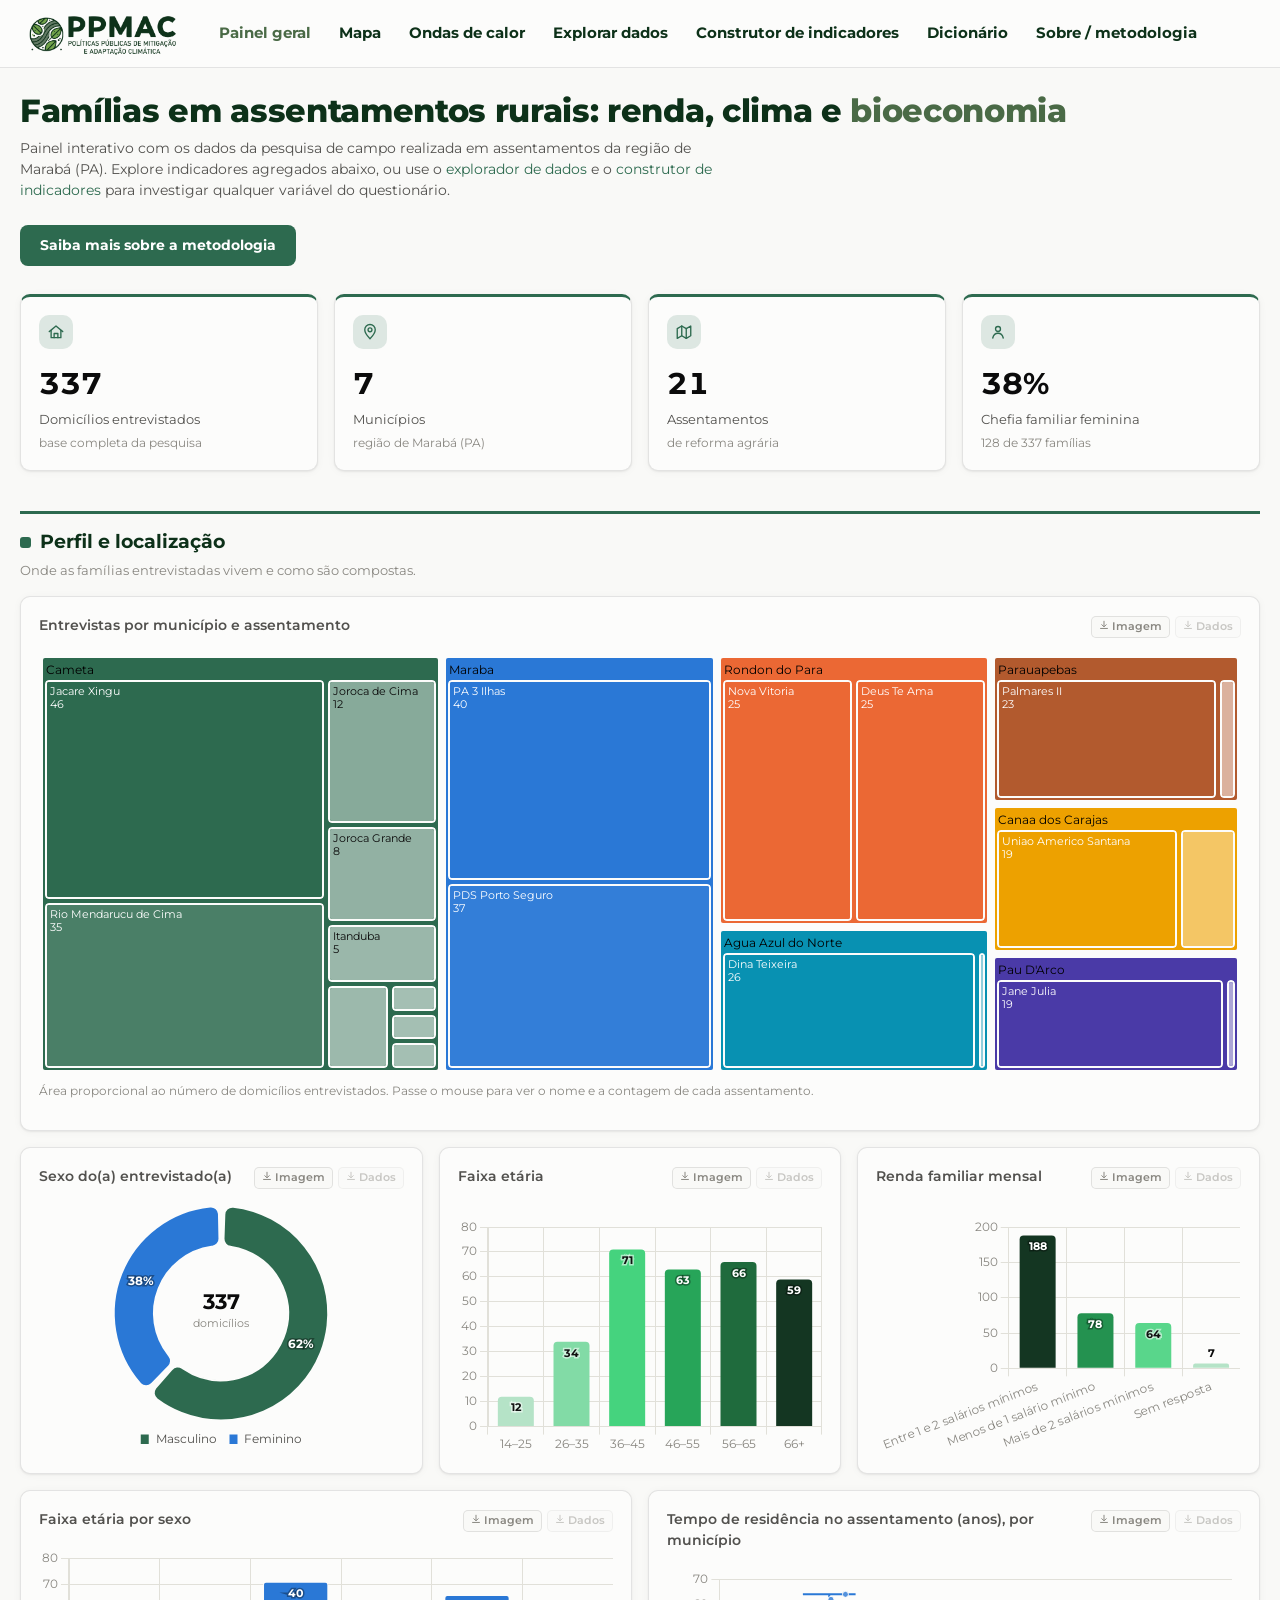
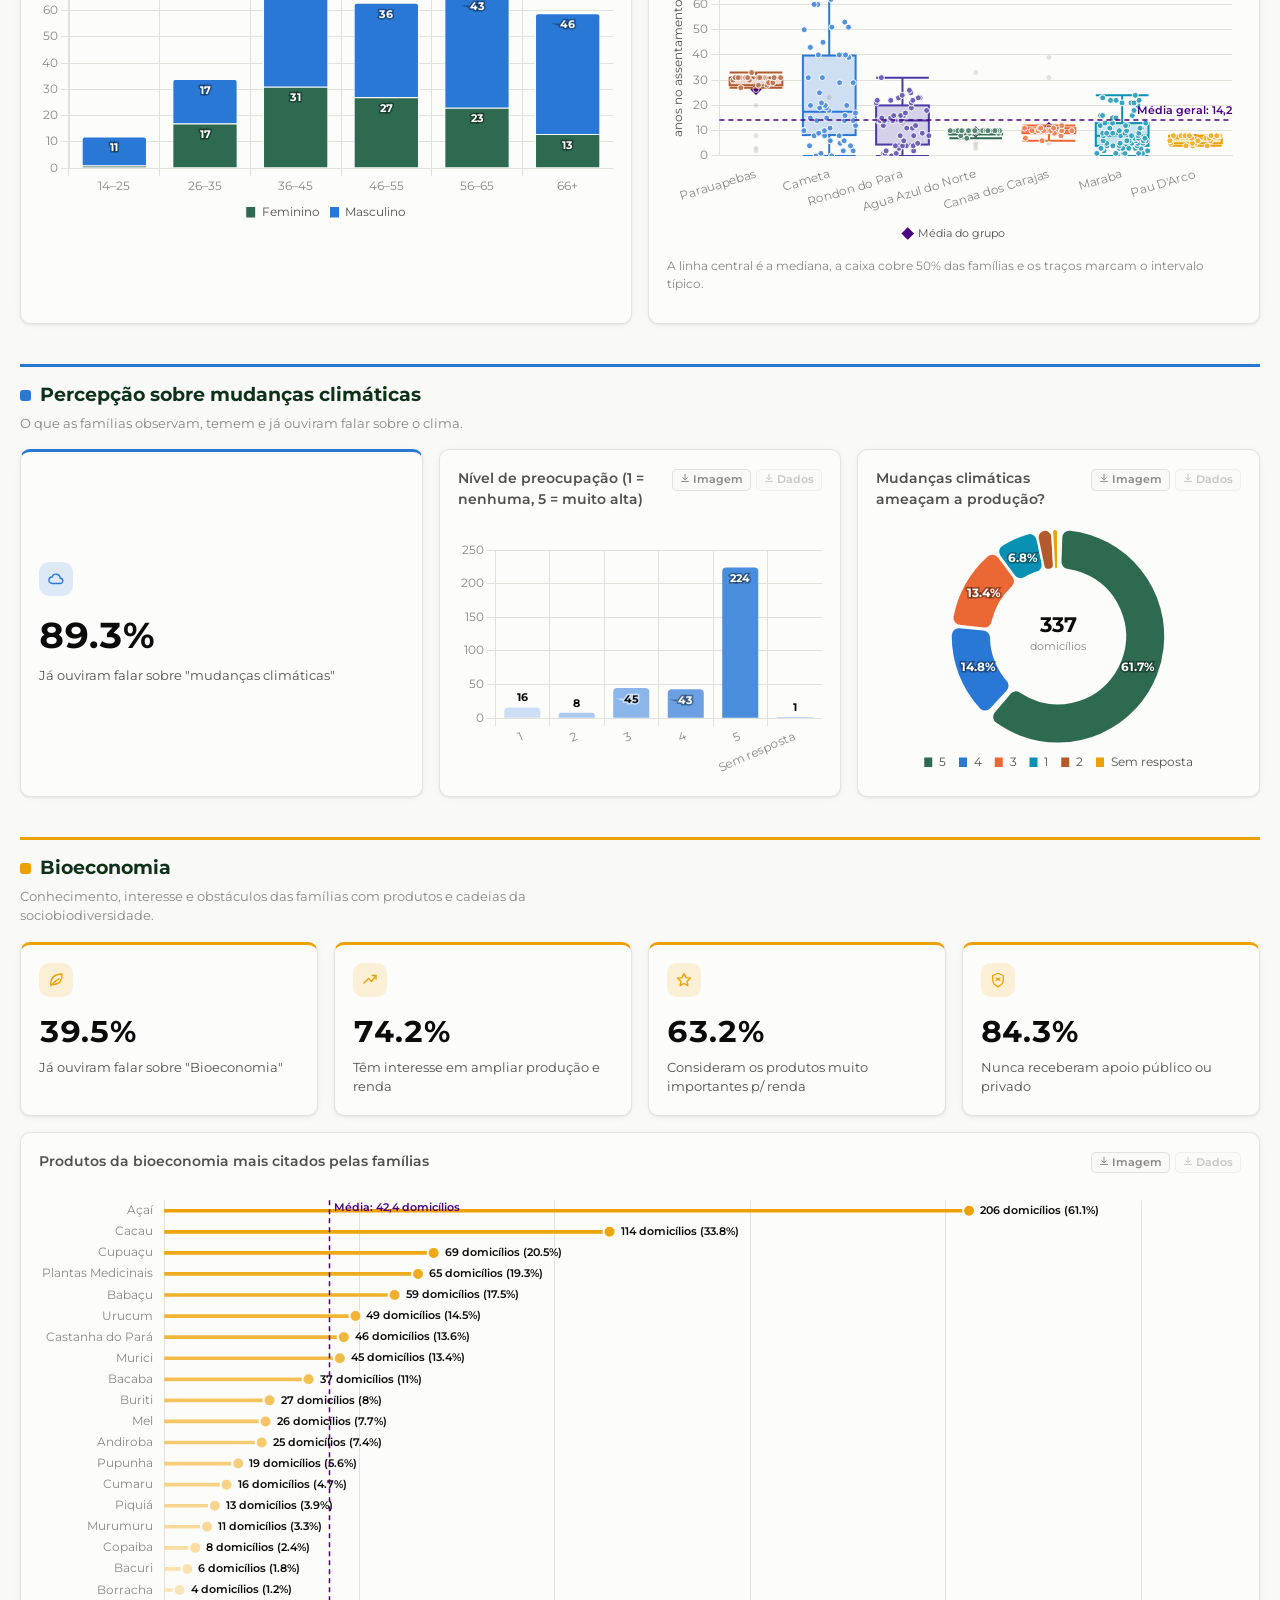
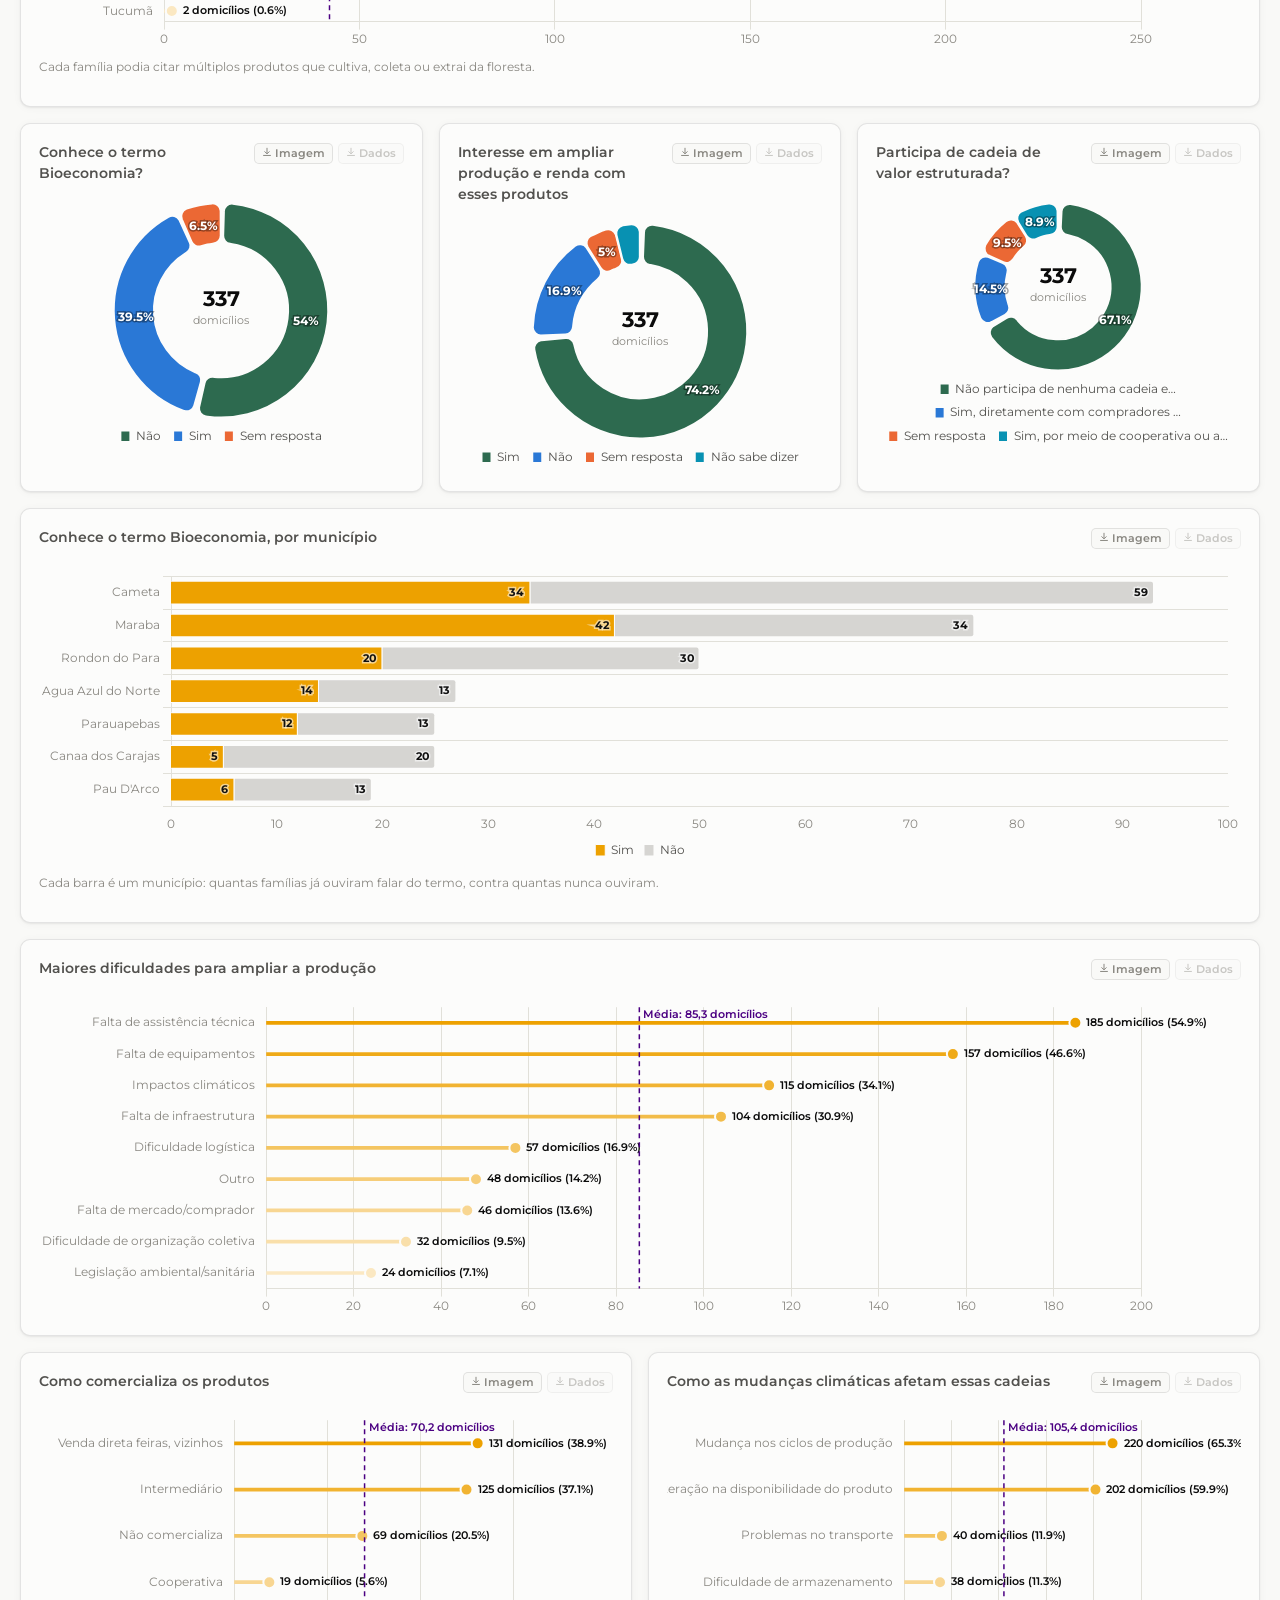
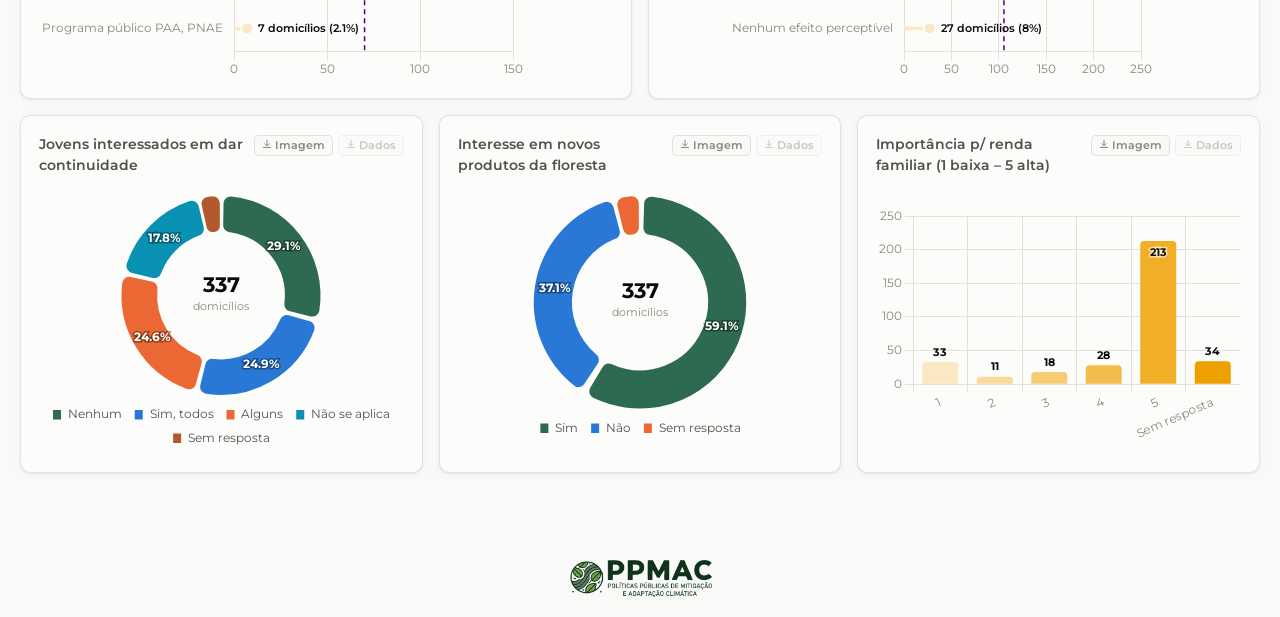
<file: site/index.html>
<!doctype html>
<html lang="pt-BR">
<head>
<meta charset="utf-8">
<meta name="viewport" content="width=device-width, initial-scale=1">
<title>Painel PPMAC — Pesquisa em Assentamentos</title>
<link rel="icon" type="image/png" href="img/favicon-32.png">
<link rel="preconnect" href="https://fonts.googleapis.com">
<link rel="preconnect" href="https://fonts.gstatic.com" crossorigin>
<link rel="stylesheet" href="https://fonts.googleapis.com/css2?family=Montserrat:wght@400;600;700;800&display=swap">
<link rel="stylesheet" href="css/style.css">
<script src="js/vendor/chart.umd.min.js"></script>
<script src="js/vendor/chartjs-chart-treemap.min.js"></script>
<script src="js/vendor/chartjs-chart-boxplot.umd.min.js"></script>
</head>
<body>

<div class="topbar">
  <a class="brand" href="index.html">
    <img class="logo-light" src="img/logo-color.png" alt="PPMAC — Políticas Públicas de Mitigação e Adaptação Climática">
    <img class="logo-dark" src="img/logo-white.png" alt="PPMAC — Políticas Públicas de Mitigação e Adaptação Climática">
  </a>
  <nav>
    <a href="index.html" class="active">Painel geral</a>
    <a href="mapa.html">Mapa</a>
    <a href="ondas-calor.html">Ondas de calor</a>
    <a href="explorar.html">Explorar dados</a>
    <a href="indicadores.html">Construtor de indicadores</a>
    <a href="dicionario.html">Dicionário</a>
    <a href="sobre.html">Sobre / metodologia</a>
  </nav>
</div>

<div class="wrap wide">
  <h1>Famílias em assentamentos rurais: renda, clima e <span class="accent">bioeconomia</span></h1>
  <p class="subtitle">Painel interativo com os dados da pesquisa de campo realizada em assentamentos da região de
  Marabá (PA). Explore indicadores agregados abaixo, ou use o <a href="explorar.html">explorador de dados</a> e o
  <a href="indicadores.html">construtor de indicadores</a> para investigar qualquer variável do questionário.</p>
  <a class="btn" href="sobre.html" style="margin-bottom:28px">Saiba mais sobre a metodologia</a>

  <div id="content" class="loading">Carregando dados…</div>
</div>


<footer style="display: flex; justify-content: center; align-items: center; padding: 20px;">
  <img
    src="img/logo-color.png"
    alt="Logo do Observatório"
    style="width: 150px; height: auto;"
  >
</footer>

<script src="js/data.js"></script>
<script src="js/dashboard.js"></script>
</body>
</html>
</file>
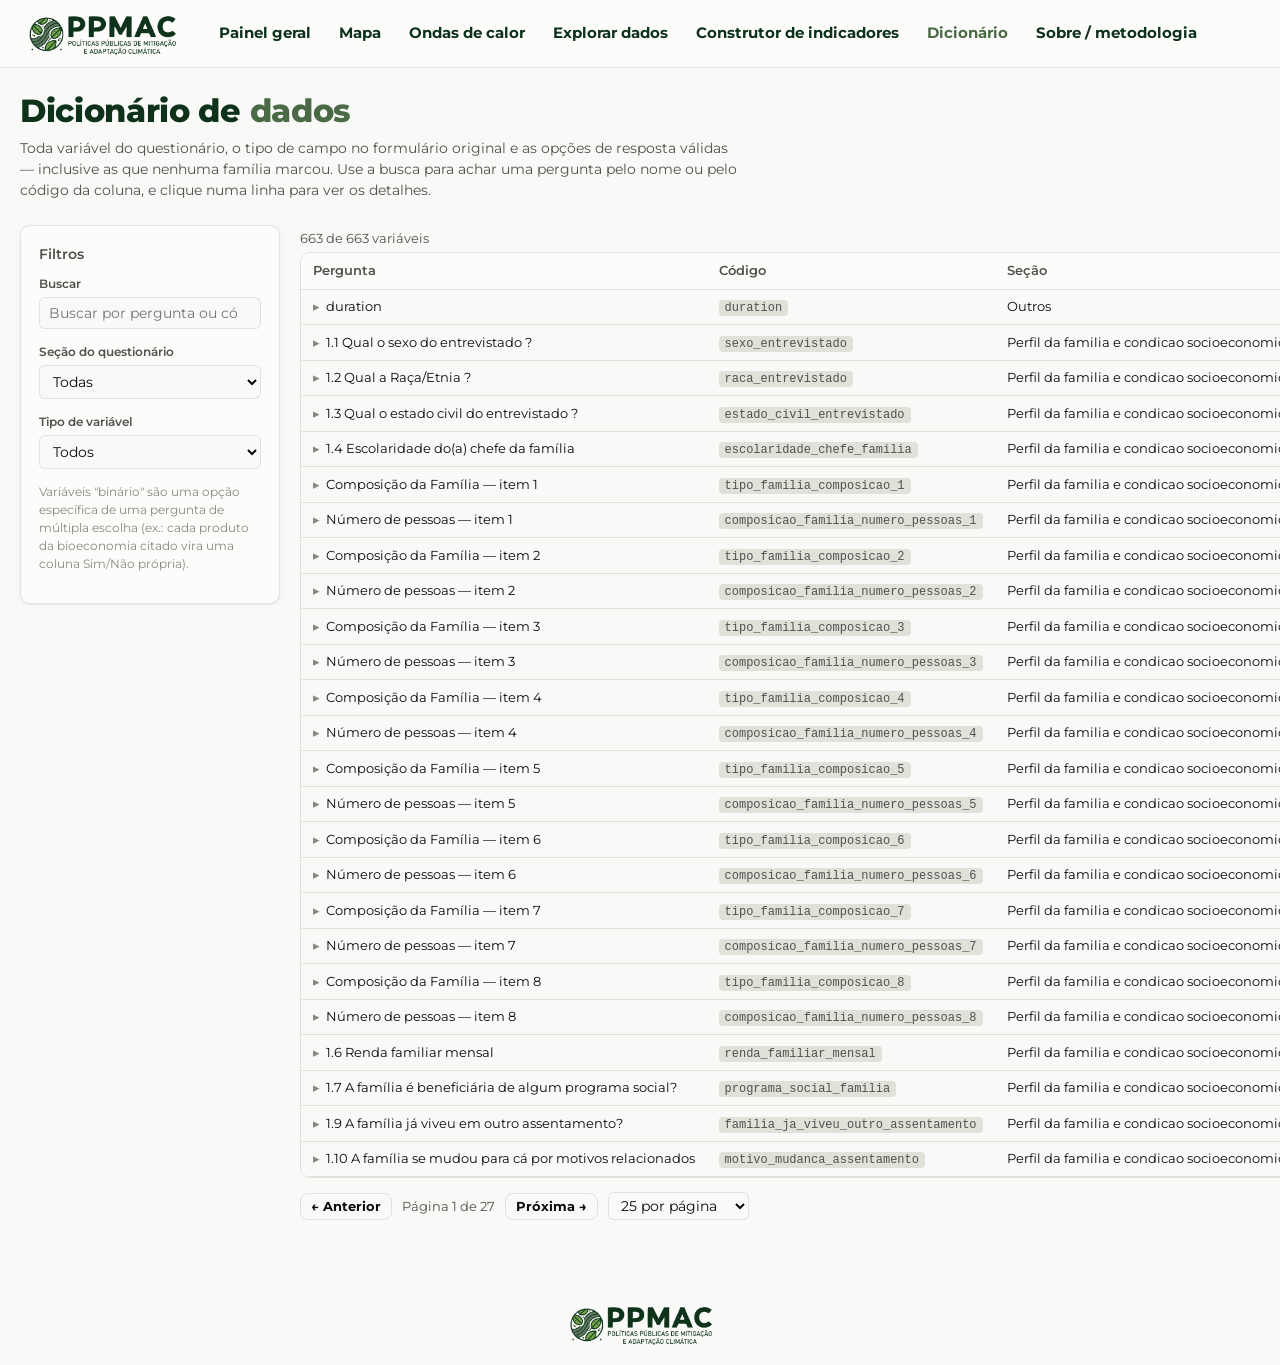
<file: site/dicionario.html>
<!doctype html>
<html lang="pt-BR">
<head>
<meta charset="utf-8">
<meta name="viewport" content="width=device-width, initial-scale=1">
<title>Dicionário de dados — Painel PPMAC</title>
<link rel="icon" type="image/png" href="img/favicon-32.png">
<link rel="preconnect" href="https://fonts.googleapis.com">
<link rel="preconnect" href="https://fonts.gstatic.com" crossorigin>
<link rel="stylesheet" href="https://fonts.googleapis.com/css2?family=Montserrat:wght@400;600;700;800&display=swap">
<link rel="stylesheet" href="css/style.css">
</head>
<body>

<div class="topbar">
  <a class="brand" href="index.html">
    <img class="logo-light" src="img/logo-color.png" alt="PPMAC — Políticas Públicas de Mitigação e Adaptação Climática">
    <img class="logo-dark" src="img/logo-white.png" alt="PPMAC — Políticas Públicas de Mitigação e Adaptação Climática">
  </a>
  <nav>
    <a href="index.html">Painel geral</a>
    <a href="mapa.html">Mapa</a>
    <a href="ondas-calor.html">Ondas de calor</a>
    <a href="explorar.html">Explorar dados</a>
    <a href="indicadores.html">Construtor de indicadores</a>
    <a href="dicionario.html" class="active">Dicionário</a>
    <a href="sobre.html">Sobre / metodologia</a>
  </nav>
</div>

<div class="wrap wide">
  <h1>Dicionário de <span class="accent">dados</span></h1>
  <p class="subtitle">Toda variável do questionário, o tipo de campo no formulário original e as opções de resposta
  válidas — inclusive as que nenhuma família marcou. Use a busca para achar uma pergunta pelo nome ou pelo código
  da coluna, e clique numa linha para ver os detalhes.</p>

  <div id="content" class="loading">Carregando dicionário…</div>
</div>

<footer style="display: flex; justify-content: center; align-items: center; padding: 20px;">
  <img
    src="img/logo-color.png"
    alt="Logo do Observatório"
    style="width: 150px; height: auto;"
  >
</footer>

<script src="js/data.js"></script>
<script src="js/dictionary.js"></script>
</body>
</html>
</file>
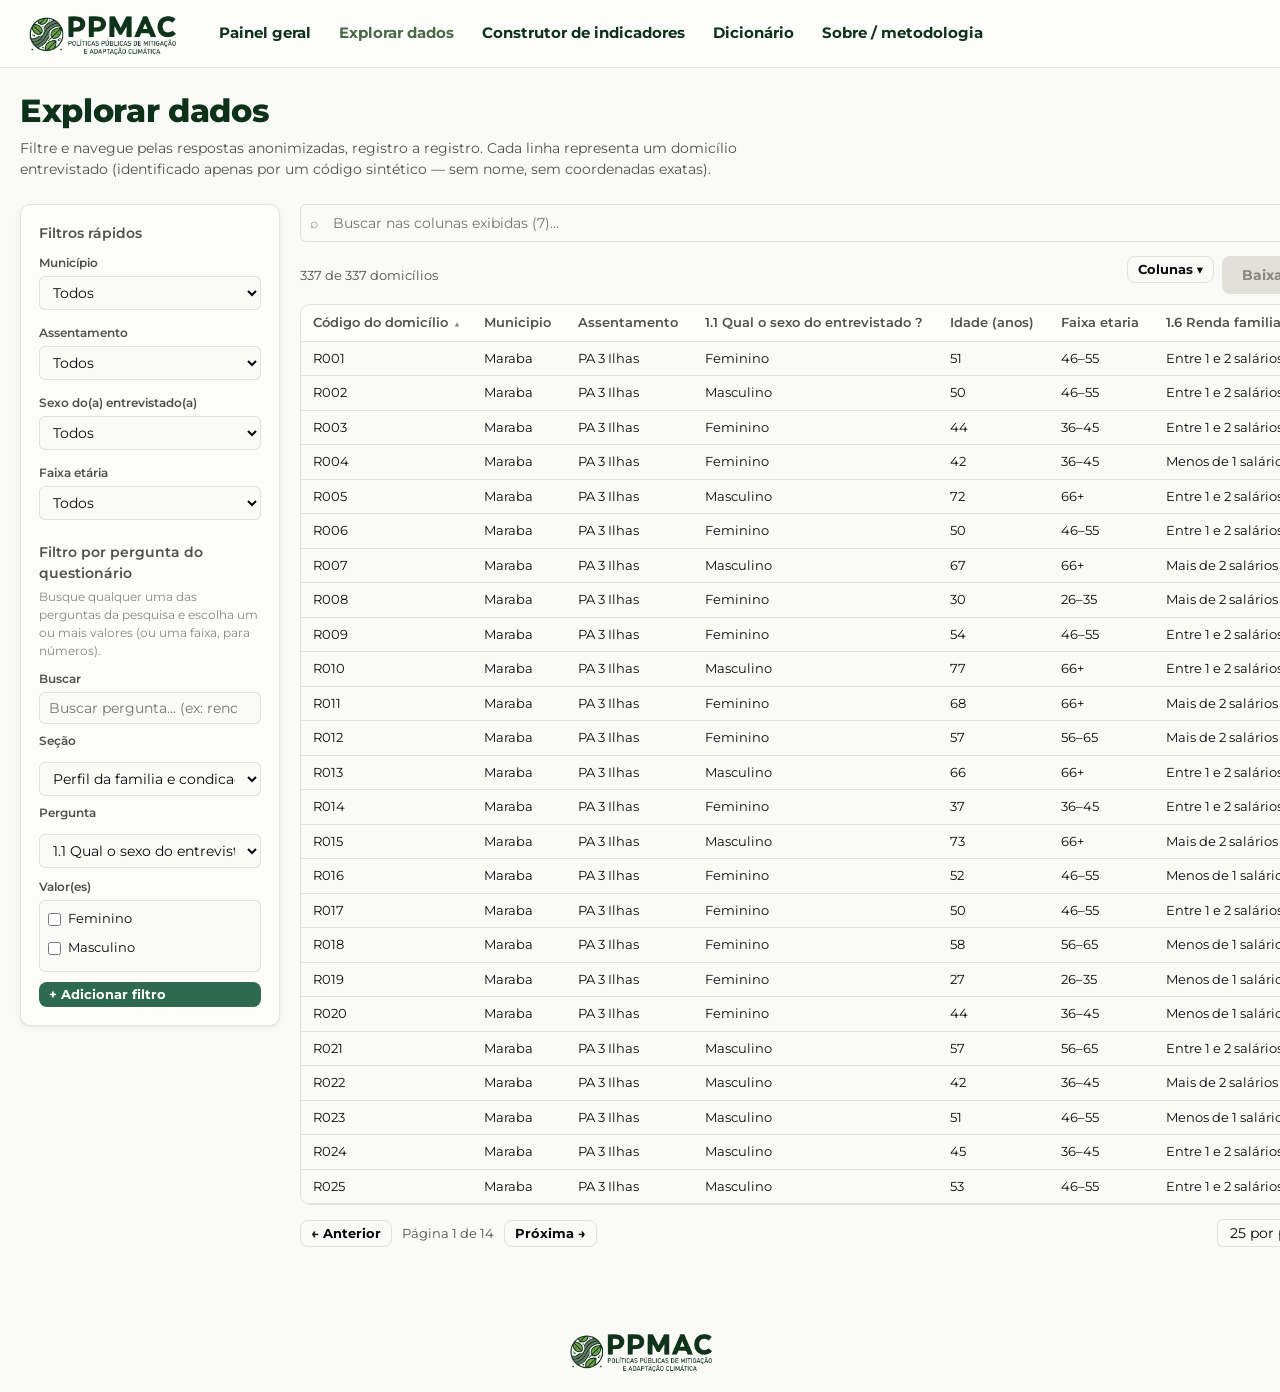
<file: site/explorar.html>
<!doctype html>
<html lang="pt-BR">
<head>
<meta charset="utf-8">
<meta name="viewport" content="width=device-width, initial-scale=1">
<title>Explorar dados — Painel PPMAC</title>
<link rel="icon" type="image/png" href="img/favicon-32.png">
<link rel="preconnect" href="https://fonts.googleapis.com">
<link rel="preconnect" href="https://fonts.gstatic.com" crossorigin>
<link rel="stylesheet" href="https://fonts.googleapis.com/css2?family=Montserrat:wght@400;600;700;800&display=swap">
<link rel="stylesheet" href="css/style.css">
</head>
<body>

<div class="topbar">
  <a class="brand" href="index.html">
    <img class="logo-light" src="img/logo-color.png" alt="PPMAC — Políticas Públicas de Mitigação e Adaptação Climática">
    <img class="logo-dark" src="img/logo-white.png" alt="PPMAC — Políticas Públicas de Mitigação e Adaptação Climática">
  </a>
  <nav>
    <a href="index.html">Painel geral</a>
    <a href="explorar.html" class="active">Explorar dados</a>
    <a href="indicadores.html">Construtor de indicadores</a>
    <a href="dicionario.html">Dicionário</a>
    <a href="sobre.html">Sobre / metodologia</a>
  </nav>
</div>

<div class="wrap wide">
  <h1>Explorar dados</h1>
  <p class="subtitle">Filtre e navegue pelas respostas anonimizadas, registro a registro. Cada linha representa um
  domicílio entrevistado (identificado apenas por um código sintético — sem nome, sem coordenadas exatas).</p>

  <div id="content" class="loading">Carregando dados…</div>
</div>

<footer style="display: flex; justify-content: center; align-items: center; padding: 20px;">
  <img
    src="img/logo-color.png"
    alt="Logo do Observatório"
    style="width: 150px; height: auto;"
  >
</footer>

<script src="js/data.js"></script>
<script src="js/explorer.js"></script>
</body>
</html>
</file>
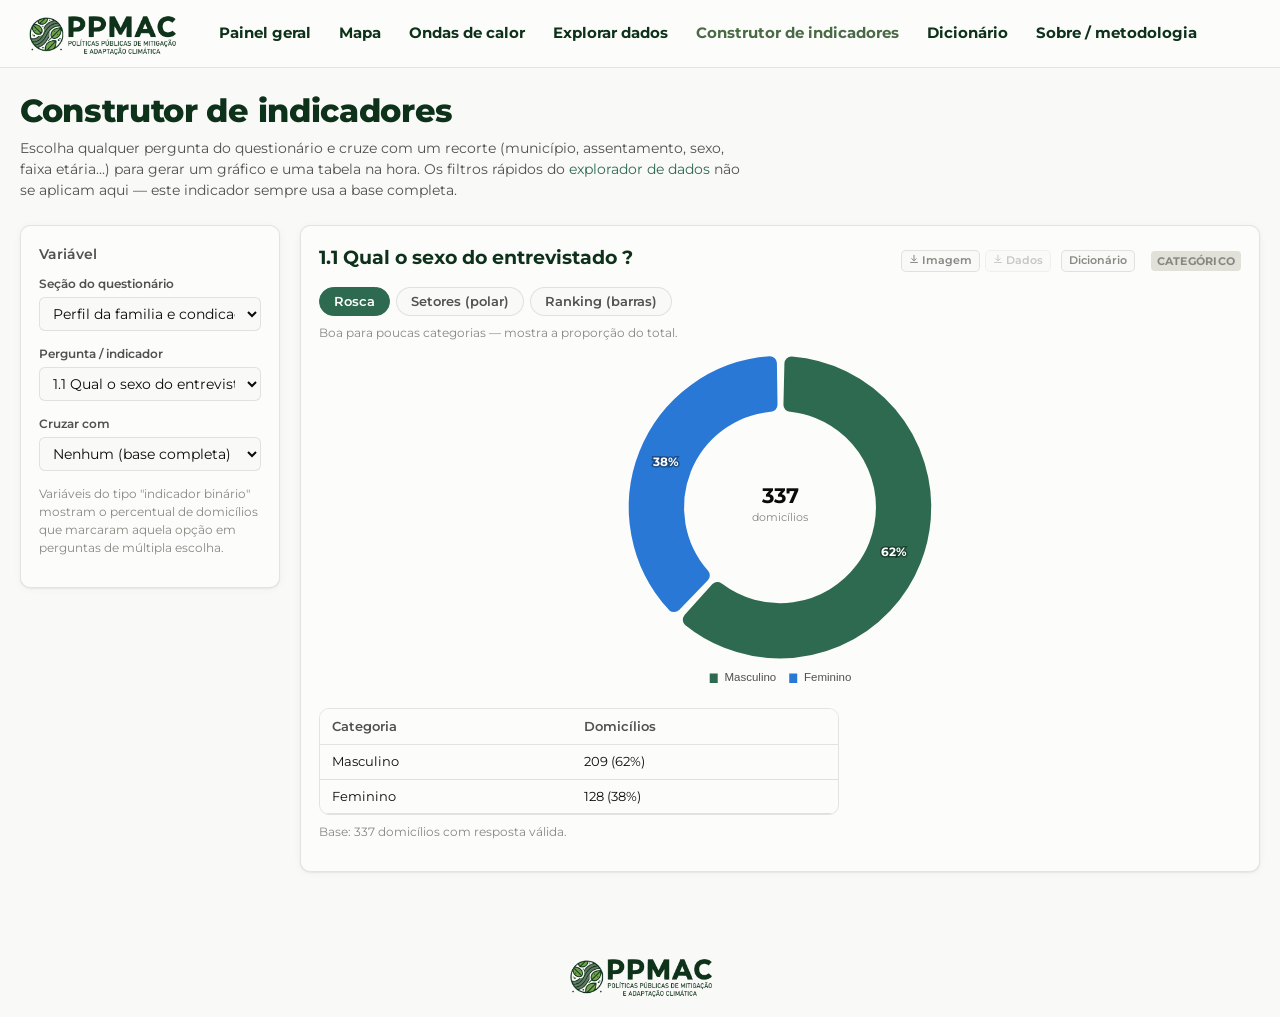
<file: site/indicadores.html>
<!doctype html>
<html lang="pt-BR">
<head>
<meta charset="utf-8">
<meta name="viewport" content="width=device-width, initial-scale=1">
<title>Construtor de indicadores — Painel PPMAC</title>
<link rel="icon" type="image/png" href="img/favicon-32.png">
<link rel="preconnect" href="https://fonts.googleapis.com">
<link rel="preconnect" href="https://fonts.gstatic.com" crossorigin>
<link rel="stylesheet" href="https://fonts.googleapis.com/css2?family=Montserrat:wght@400;600;700;800&display=swap">
<link rel="stylesheet" href="css/style.css">
<script src="js/vendor/chart.umd.min.js"></script>
<script src="js/vendor/chartjs-chart-treemap.min.js"></script>
<script src="js/vendor/chartjs-chart-boxplot.umd.min.js"></script>
</head>
<body>

<div class="topbar">
  <a class="brand" href="index.html">
    <img class="logo-light" src="img/logo-color.png" alt="PPMAC — Políticas Públicas de Mitigação e Adaptação Climática">
    <img class="logo-dark" src="img/logo-white.png" alt="PPMAC — Políticas Públicas de Mitigação e Adaptação Climática">
  </a>
  <nav>
    <a href="index.html">Painel geral</a>
    <a href="mapa.html">Mapa</a>
    <a href="ondas-calor.html">Ondas de calor</a>
    <a href="explorar.html">Explorar dados</a>
    <a href="indicadores.html" class="active">Construtor de indicadores</a>
    <a href="dicionario.html">Dicionário</a>
    <a href="sobre.html">Sobre / metodologia</a>
  </nav>
</div>

<div class="wrap wide">
  <h1>Construtor de indicadores</h1>
  <p class="subtitle">Escolha qualquer pergunta do questionário e cruze com um recorte (município, assentamento,
  sexo, faixa etária...) para gerar um gráfico e uma tabela na hora. Os filtros rápidos do
  <a href="explorar.html">explorador de dados</a> não se aplicam aqui — este indicador sempre usa a base completa.</p>

  <div id="content" class="loading">Carregando dados…</div>
</div>

<footer style="display: flex; justify-content: center; align-items: center; padding: 20px;">
  <img
    src="img/logo-color.png"
    alt="Logo do Observatório"
    style="width: 150px; height: auto;"
  >
</footer>

<script src="js/data.js"></script>
<script src="js/indicators.js"></script>
</body>
</html>
</file>
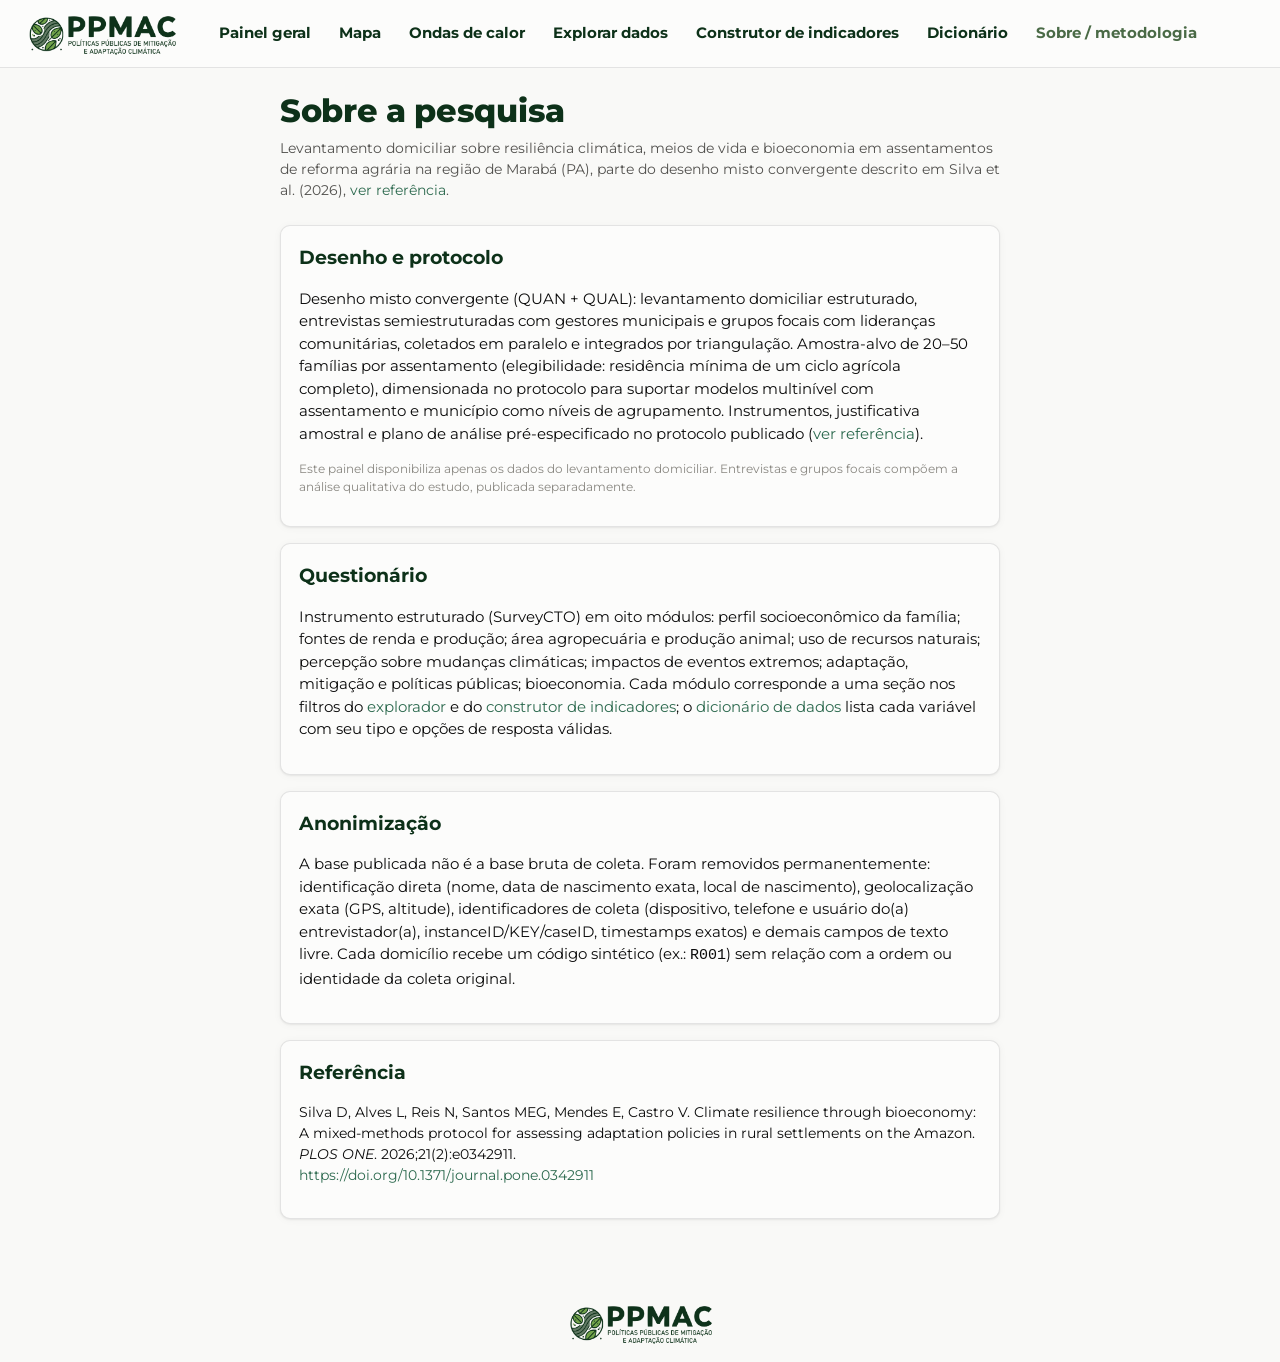
<file: site/sobre.html>
<!doctype html>
<html lang="pt-BR">
<head>
<meta charset="utf-8">
<meta name="viewport" content="width=device-width, initial-scale=1">
<title>Sobre e metodologia — Painel PPMAC</title>
<link rel="icon" type="image/png" href="img/favicon-32.png">
<link rel="preconnect" href="https://fonts.googleapis.com">
<link rel="preconnect" href="https://fonts.gstatic.com" crossorigin>
<link rel="stylesheet" href="https://fonts.googleapis.com/css2?family=Montserrat:wght@400;600;700;800&display=swap">
<link rel="stylesheet" href="css/style.css">
</head>
<body>

<div class="topbar">
  <a class="brand" href="index.html">
    <img class="logo-light" src="img/logo-color.png" alt="PPMAC — Políticas Públicas de Mitigação e Adaptação Climática">
    <img class="logo-dark" src="img/logo-white.png" alt="PPMAC — Políticas Públicas de Mitigação e Adaptação Climática">
  </a>
  <nav>
    <a href="index.html">Painel geral</a>
    <a href="mapa.html">Mapa</a>
    <a href="ondas-calor.html">Ondas de calor</a>
    <a href="explorar.html">Explorar dados</a>
    <a href="indicadores.html">Construtor de indicadores</a>
    <a href="dicionario.html">Dicionário</a>
    <a href="sobre.html" class="active">Sobre / metodologia</a>
  </nav>
</div>

<div class="wrap" style="max-width:760px">
  <h1>Sobre a pesquisa</h1>
  <p class="subtitle">Levantamento domiciliar sobre resiliência climática, meios de vida e bioeconomia em
  assentamentos de reforma agrária na região de Marabá (PA), parte do desenho misto convergente descrito em
  Silva et al. (2026), <a href="#referencia">ver referência</a>.</p>

  <div class="card" style="margin-bottom:16px">
    <h2>Desenho e protocolo</h2>
    <p>Desenho misto convergente (QUAN + QUAL): levantamento domiciliar estruturado, entrevistas semiestruturadas
    com gestores municipais e grupos focais com lideranças comunitárias, coletados em paralelo e integrados por
    triangulação. Amostra-alvo de 20–50 famílias por assentamento (elegibilidade: residência mínima de um ciclo
    agrícola completo), dimensionada no protocolo para suportar modelos multinível com assentamento e município
    como níveis de agrupamento. Instrumentos, justificativa amostral e plano de análise pré-especificado no
    protocolo publicado (<a href="#referencia">ver referência</a>).</p>
    <p class="chart-note">Este painel disponibiliza apenas os dados do levantamento domiciliar. Entrevistas e
    grupos focais compõem a análise qualitativa do estudo, publicada separadamente.</p>
  </div>

  <div class="card" style="margin-bottom:16px">
    <h2>Questionário</h2>
    <p>Instrumento estruturado (SurveyCTO) em oito módulos: perfil socioeconômico da família; fontes de renda e
    produção; área agropecuária e produção animal; uso de recursos naturais; percepção sobre mudanças climáticas;
    impactos de eventos extremos; adaptação, mitigação e políticas públicas; bioeconomia. Cada módulo corresponde
    a uma seção nos filtros do <a href="explorar.html">explorador</a> e do
    <a href="indicadores.html">construtor de indicadores</a>; o <a href="dicionario.html">dicionário de dados</a>
    lista cada variável com seu tipo e opções de resposta válidas.</p>
  </div>

  <div class="card" style="margin-bottom:16px">
    <h2>Anonimização</h2>
    <p>A base publicada não é a base bruta de coleta. Foram removidos permanentemente: identificação direta (nome,
    data de nascimento exata, local de nascimento), geolocalização exata (GPS, altitude), identificadores de coleta
    (dispositivo, telefone e usuário do(a) entrevistador(a), instanceID/KEY/caseID, timestamps exatos) e demais
    campos de texto livre. Cada domicílio recebe um código sintético (ex.: <code>R001</code>) sem relação com a
    ordem ou identidade da coleta original.</p>
  </div>

  <div class="card" id="referencia">
    <h2>Referência</h2>
    <p style="font-size:14px">Silva D, Alves L, Reis N, Santos MEG, Mendes E, Castro V. Climate resilience through
    bioeconomy: A mixed-methods protocol for assessing adaptation policies in rural settlements on the Amazon.
    <em>PLOS ONE</em>. 2026;21(2):e0342911.<br>
    <a href="https://doi.org/10.1371/journal.pone.0342911" target="_blank" rel="noopener">https://doi.org/10.1371/journal.pone.0342911</a></p>
  </div>
</div>

<footer style="display: flex; justify-content: center; align-items: center; padding: 20px;">
  <img
    src="img/logo-color.png"
    alt="Logo do Observatório"
    style="width: 150px; height: auto;"
  >
</footer>

</body>
</html>
</file>
<file: site/css/style.css>
/* ---------------------------------------------------------------------
   Design tokens (paleta validada - ver skill dataviz / references/palette.md)
--------------------------------------------------------------------- */
:root {
  color-scheme: light;
  --surface-1:      #fcfcfb;
  --page:           #f9f9f7;
  --text-primary:   #0b0b0b;
  --text-secondary: #52514e;
  --text-muted:     #898781;
  --gridline:       #e1e0d9;
  --baseline:       #c3c2b7;
  --border:         rgba(11,11,11,0.10);
  --success:        #006300;

  /* verde institucional da marca PPMAC (ppmac.com.br: --color-primary-dark) */
  --brand: #4a6a46;
  --brand-dark: #2d6a4f;
  --brand-deep: #0d3119;

  /* paleta tematica clima/bioeconomia - hues fixos, validados com o script
     dataviz/scripts/validate_palette.js (CVD Delta E, contraste, banda de luminosidade) */
  --series-1: #2d6a4f; /* verde da marca PPMAC (--brand-dark) */
  --series-2: #2a78d6; /* azul - agua / clima */
  --series-3: #eb6834; /* laranja - calor / seca */
  --series-4: #0891b2; /* ciano - gelo / friagem */
  --series-5: #b25a2e; /* terracota - solo / degradacao */
  --series-6: #eda100; /* dourado - energia / sol */
  --series-7: #4a3aa7; /* violeta - politica publica */
  --series-8: #e34948; /* vermelho - risco / critico */

  --seq-100: #ddeee4; --seq-150: #cbe9d7; --seq-200: #b5e3c7; --seq-250: #9ddeb7;
  --seq-300: #82dba6; --seq-350: #66d693; --seq-400: #45d37e; --seq-450: #2ac869;
  --seq-500: #27a559; --seq-550: #24874c; --seq-600: #1f6b3d; --seq-650: #1a4e2f;
  --seq-700: #143622;

  /* rampa ordinal/sequencial (verde) para barras ordenadas por posicao ou
     magnitude - da profundidade visual reforcando a ordem com a cor */
  --rank-1: #b5e3c7; --rank-2: #82dba6; --rank-3: #45d37e;
  --rank-4: #27a559; --rank-5: #1f6b3d; --rank-6: #143622;

  --good: #0ca30c; --warning: #fab219; --serious: #ec835a; --critical: #d03b3b;

  /* identidade de cor por agrupamento do painel geral - mesma paleta
     categorica acima, so' reaproveitada com nomes semanticos para marcar
     visualmente onde cada secao comeca (titulo, KPIs, rampas de magnitude) */
  --accent-perfil: var(--series-1); /* verde - marca PPMAC */
  --accent-clima:  var(--series-2); /* azul - agua/clima */
  --accent-bio:    var(--series-6); /* dourado - energia/sol/floresta */

  /* indigo de referencia/anotacao (linha de media, marcador) - hex fornecido
     pelo usuario, validado isoladamente (contraste >=3:1) com o script
     dataviz/scripts/validate_palette.js. Usado sozinho, nunca ao lado de
     outra cor categorica, entao a checagem de separacao CVD nao se aplica. */
  --accent-ref: #4b0082;

  /* cor dos titulos - verde bem escuro da marca no claro, texto normal no
     escuro (um verde quase preto ficaria ilegivel sobre fundo escuro) */
  --heading-color: var(--brand-deep);

  --radius: 10px;
  --radius-sm: 6px;
  --shadow: 0 1px 2px rgba(11,11,11,0.06), 0 1px 8px rgba(11,11,11,0.04);
  --font: 'Montserrat', system-ui, -apple-system, "Segoe UI", sans-serif;
}

@media (prefers-color-scheme: dark) {
  :root:where(:not([data-theme="light"])) {
    color-scheme: dark;
    --surface-1:      #1a1a19;
    --page:           #0d0d0d;
    --text-primary:   #ffffff;
    --text-secondary: #c3c2b7;
    --text-muted:     #898781;
    --gridline:       #2c2c2a;
    --baseline:       #383835;
    --border:         rgba(255,255,255,0.10);
    --success:        #0ca30c;

    --series-1: #189053; --series-2: #3987e5; --series-3: #d95926;
    --series-4: #0f97b0; --series-5: #a8462a; --series-6: #c98500;
    --series-7: #9085e9; --series-8: #e66767;

    --rank-1: #274f38; --rank-2: #2f6b48; --rank-3: #3a8f5c;
    --rank-4: #45b06f; --rank-5: #5ecb87; --rank-6: #8ee0ab;

    --accent-ref: #9085e9; /* mesma familia indigo, ja validada como --series-7 escuro */
    --heading-color: var(--text-primary);
  }
}
:root[data-theme="dark"] {
  color-scheme: dark;
  --surface-1:      #1a1a19;
  --page:           #0d0d0d;
  --text-primary:   #ffffff;
  --text-secondary: #c3c2b7;
  --text-muted:     #898781;
  --gridline:       #2c2c2a;
  --baseline:       #383835;
  --border:         rgba(255,255,255,0.10);
  --success:        #0ca30c;

  --series-1: #189053; --series-2: #3987e5; --series-3: #d95926;
  --series-4: #0f97b0; --series-5: #a8462a; --series-6: #c98500;
  --series-7: #9085e9; --series-8: #e66767;

  --rank-1: #274f38; --rank-2: #2f6b48; --rank-3: #3a8f5c;
  --rank-4: #45b06f; --rank-5: #5ecb87; --rank-6: #8ee0ab;

  --accent-ref: #9085e9;
  --heading-color: var(--text-primary);
}

* { box-sizing: border-box; }
html, body { margin: 0; padding: 0; }
body {
  background: var(--page);
  color: var(--text-primary);
  font-family: var(--font);
  font-size: 15px;
  line-height: 1.5;
}
a { color: var(--series-1); text-decoration: none; }
a:hover { text-decoration: underline; }

/* ---------------------------------------------------------------------
   Layout
--------------------------------------------------------------------- */
.topbar {
  position: sticky; top: 0; z-index: 20;
  background: var(--surface-1);
  border-bottom: 1px solid var(--border);
  display: flex; align-items: center; gap: 28px;
  padding: 0 24px; height: 68px;
}
.topbar .brand { display: flex; align-items: center; white-space: nowrap; }
.topbar .brand:hover { text-decoration: none; opacity: 0.85; }
.topbar .brand img { height: 42px; width: auto; display: block; }
.topbar .brand .logo-dark { display: none; }
@media (prefers-color-scheme: dark) {
  :root:where(:not([data-theme="light"])) .topbar .brand .logo-light { display: none; }
  :root:where(:not([data-theme="light"])) .topbar .brand .logo-dark { display: block; }
}
:root[data-theme="dark"] .topbar .brand .logo-light { display: none; }
:root[data-theme="dark"] .topbar .brand .logo-dark { display: block; }
.topbar nav { display: flex; gap: 4px; flex: 1; overflow-x: auto; }
.topbar nav a {
  color: var(--brand-deep); padding: 8px 12px; border-radius: var(--radius-sm);
  font-size: 14.5px; font-weight: 700; white-space: nowrap;
}
.topbar nav a:hover { color: var(--brand); text-decoration: none; }
.topbar nav a.active { color: var(--brand); }

@media (prefers-color-scheme: dark) {
  :root:where(:not([data-theme="light"])) .topbar nav a { color: var(--text-primary); }
  :root:where(:not([data-theme="light"])) .topbar nav a.active,
  :root:where(:not([data-theme="light"])) .topbar nav a:hover { color: var(--series-1); }
}
:root[data-theme="dark"] .topbar nav a { color: var(--text-primary); }
:root[data-theme="dark"] .topbar nav a.active,
:root[data-theme="dark"] .topbar nav a:hover { color: var(--series-1); }

.wrap { max-width: 1280px; margin: 0 auto; padding: 24px 20px 64px; }
.wrap.wide { max-width: 1440px; }

h1 { font-size: 32px; font-weight: 800; line-height: 1.2; margin: 0 0 8px; color: var(--heading-color); letter-spacing: -0.01em; }
h2 { font-size: 19px; font-weight: 700; margin: 0 0 4px; color: var(--heading-color); }
h3 { font-size: 14px; margin: 0 0 10px; color: var(--text-secondary); font-weight: 600; }
h1 .accent { color: var(--brand); }
.subtitle { color: var(--text-secondary); margin: 0 0 24px; font-size: 14px; max-width: 720px; }
.section-subtitle { color: var(--text-muted); margin: 0 0 16px; font-size: 13px; max-width: 640px; }

.card {
  background: var(--surface-1);
  border: 1px solid var(--border);
  border-radius: var(--radius);
  box-shadow: var(--shadow);
  padding: 18px;
}
.grid { display: grid; gap: 16px; }
.grid.cols-2 { grid-template-columns: repeat(2, 1fr); }
.grid.cols-3 { grid-template-columns: repeat(3, 1fr); }
.grid.cols-4 { grid-template-columns: repeat(4, 1fr); }
@media (max-width: 900px) {
  .grid.cols-2, .grid.cols-3, .grid.cols-4 { grid-template-columns: 1fr 1fr; }
}
@media (max-width: 600px) {
  .grid.cols-2, .grid.cols-3, .grid.cols-4 { grid-template-columns: 1fr; }
}

/* KPI tiles */
.kpi {
  display: flex; flex-direction: column; gap: 4px;
  border-top: 3px solid var(--kpi-color, var(--border));
  transition: transform .15s ease, box-shadow .15s ease;
}
.kpi:hover { transform: translateY(-2px); box-shadow: 0 6px 18px rgba(11,11,11,0.08); }
.kpi-icon {
  width: 34px; height: 34px; border-radius: 10px; margin-bottom: 8px;
  display: flex; align-items: center; justify-content: center;
  background: color-mix(in srgb, var(--kpi-color, var(--text-muted)) 15%, transparent);
  color: var(--kpi-color, var(--text-muted));
}
.kpi-icon svg { width: 18px; height: 18px; }
.kpi .value { font-size: 30px; font-weight: 700; font-variant-numeric: tabular-nums; }
.kpi .label { font-size: 13px; color: var(--text-secondary); }
.kpi .kpi-context { font-size: 11.5px; color: var(--text-muted); margin-top: 1px; }

/* chart container */
.chart-box { position: relative; height: 260px; }
.chart-box.tall { height: 340px; }
.chart-title-row { display: flex; align-items: baseline; justify-content: space-between; gap: 10px; margin-bottom: 8px; }
.chart-note { font-size: 12px; color: var(--text-muted); margin-top: 8px; }

.chart-toolbar { display: flex; gap: 5px; flex-shrink: 0; }
.chart-tool-btn {
  font-size: 10.5px; font-weight: 600; font-family: var(--font);
  color: var(--text-muted); background: var(--page);
  border: 1px solid var(--border); border-radius: 5px;
  padding: 3px 7px; cursor: pointer; line-height: 1.3;
  display: inline-flex; align-items: center; gap: 3px;
}
.chart-tool-btn:hover { color: var(--text-primary); border-color: var(--text-muted); }
.chart-tool-btn svg { width: 10px; height: 10px; flex-shrink: 0; }
.chart-tool-btn:disabled { opacity: .45; cursor: not-allowed; }
.chart-tool-btn:disabled:hover { color: var(--text-muted); border-color: var(--border); }

/* seletor de tipo de grafico (construtor de indicadores) - so' mostra as
   opcoes validas pro tipo de dado escolhido */
.chart-type-row { display: flex; gap: 6px; flex-wrap: wrap; }
.chart-type-btn {
  font-size: 12.5px; font-weight: 600; font-family: var(--font);
  color: var(--text-secondary); background: var(--page);
  border: 1px solid var(--border); border-radius: 999px;
  padding: 6px 14px; cursor: pointer;
}
.chart-type-btn:hover { border-color: var(--brand); color: var(--text-primary); }
.chart-type-btn.active { background: var(--brand-dark); border-color: var(--brand-dark); color: #fff; }

/* ---------------------------------------------------------------------
   Forms / filters
--------------------------------------------------------------------- */
label { font-size: 12px; color: var(--text-secondary); display: block; margin-bottom: 4px; font-weight: 600; }
select, input[type="text"], input[type="search"] {
  width: 100%;
  background: var(--page);
  border: 1px solid var(--border);
  color: var(--text-primary);
  border-radius: var(--radius-sm);
  padding: 7px 9px;
  font-size: 13.5px;
  font-family: var(--font);
}
select:focus, input:focus { outline: 2px solid var(--series-1); outline-offset: 1px; }
.field { margin-bottom: 14px; }
.btn {
  display: inline-flex; align-items: center; gap: 6px;
  background: var(--brand-dark); color: #fff; border: none;
  border-radius: 8px; padding: 10px 20px;
  font-size: 14px; font-weight: 700; cursor: pointer; font-family: var(--font);
}
.btn:hover { filter: brightness(1.08); }
.btn.secondary { background: transparent; color: var(--text-primary); border: 1px solid var(--border); }
.btn.small { padding: 5px 10px; font-size: 12.5px; }
.btn:disabled { background: var(--gridline); color: var(--text-muted); cursor: not-allowed; filter: none; }
.pill {
  display: inline-flex; align-items: center; gap: 6px;
  background: var(--gridline); color: var(--text-primary);
  border-radius: 999px; padding: 3px 10px; font-size: 12px;
}
.pill button { border: none; background: none; color: var(--text-muted); cursor: pointer; font-size: 13px; line-height: 1; padding: 0; }

/* explorer layout */
.explorer-grid { display: grid; grid-template-columns: 260px 1fr; gap: 20px; align-items: start; }
@media (max-width: 900px) { .explorer-grid { grid-template-columns: 1fr; } }
.filters-panel { position: sticky; top: 88px; }
.filters-panel .field:last-child { margin-bottom: 0; }
.result-count { font-size: 13px; color: var(--text-secondary); margin: 0 0 12px; }

/* table */
.table-scroll { overflow-x: auto; border: 1px solid var(--border); border-radius: var(--radius); }
table { border-collapse: collapse; width: 100%; font-size: 13px; white-space: nowrap; }
thead th {
  position: sticky; top: 0; background: var(--surface-1);
  text-align: left; padding: 8px 12px; border-bottom: 1px solid var(--border);
  color: var(--text-secondary); font-weight: 600; cursor: pointer; user-select: none;
}
thead th:hover { color: var(--text-primary); }
tbody td { padding: 7px 12px; border-bottom: 1px solid var(--gridline); color: var(--text-primary); }
tbody tr { cursor: pointer; }
tbody tr:hover { background: var(--gridline); }
.sort-arrow { color: var(--text-muted); margin-left: 3px; font-size: 10px; }

.pagination { display: flex; align-items: center; gap: 10px; margin-top: 14px; font-size: 13px; color: var(--text-secondary); flex-wrap: wrap; }

/* dropdown menus (colunas / baixar) */
.dropdown-menu {
  position: absolute; z-index: 30; right: 0; margin-top: 6px;
  background: var(--surface-1); border: 1px solid var(--border); border-radius: var(--radius);
  box-shadow: var(--shadow); padding: 10px; display: none;
}
.dropdown-menu.open { display: block; }
.checkbox-list {
  max-height: 200px; overflow-y: auto; border: 1px solid var(--border);
  border-radius: var(--radius-sm); padding: 6px 8px; background: var(--page);
}
.checkbox-list label {
  display: flex; align-items: center; gap: 7px; font-weight: 400; font-size: 12.5px;
  color: var(--text-primary); padding: 3px 0; cursor: pointer;
}
.checkbox-list label input { margin: 0; flex-shrink: 0; }

/* detail modal */
.modal-backdrop {
  position: fixed; inset: 0; background: rgba(11,11,11,0.45); z-index: 100;
  display: flex; align-items: flex-start; justify-content: center; padding: 40px 20px; overflow-y: auto;
}
.modal-panel {
  background: var(--surface-1); border-radius: var(--radius); box-shadow: var(--shadow);
  max-width: 720px; width: 100%; padding: 22px 24px 26px; margin-bottom: 40px;
}
.modal-close {
  float: right; background: none; border: none; color: var(--text-muted);
  font-size: 20px; cursor: pointer; line-height: 1; padding: 4px;
}
.detail-section { margin-top: 18px; }
.detail-section h4 {
  font-size: 12px; text-transform: uppercase; letter-spacing: .02em; color: var(--text-muted);
  margin: 0 0 8px; font-weight: 700;
}
.detail-row {
  display: grid; grid-template-columns: 45% 1fr; gap: 10px; padding: 5px 0;
  border-bottom: 1px solid var(--gridline); font-size: 13px;
}
.detail-row .k { color: var(--text-secondary); }
.detail-row .v { color: var(--text-primary); font-weight: 500; }

.empty-state {
  text-align: center; padding: 50px 20px; color: var(--text-muted); font-size: 14px;
}

.search-row { position: relative; margin-bottom: 14px; }
.search-row input { padding-left: 32px; font-size: 14px; padding-top: 9px; padding-bottom: 9px; }
.search-row .icon { position: absolute; left: 10px; top: 50%; transform: translateY(-50%); color: var(--text-muted); font-size: 14px; pointer-events: none; }

/* section divider on dashboard - a barra colorida + o ponto antes do titulo
   marcam visualmente onde cada agrupamento (perfil/clima/bioeconomia) comeca */
.section-heading { margin: 40px 0 16px; padding-top: 14px; border-top: 3px solid var(--section-color, var(--border)); }
.section-heading:first-of-type { margin-top: 0; }
.section-heading h2 { display: flex; align-items: center; gap: 9px; }
.section-heading .section-dot { width: 11px; height: 11px; border-radius: 3px; background: var(--section-color, var(--text-muted)); flex-shrink: 0; }

.legend-row { display: flex; flex-wrap: wrap; gap: 10px 18px; margin-top: 10px; font-size: 12px; color: var(--text-secondary); }
.legend-row .swatch { display: inline-block; width: 10px; height: 10px; border-radius: 2px; margin-right: 5px; vertical-align: -1px; }

.loading { padding: 60px 20px; text-align: center; color: var(--text-muted); }

footer { text-align: center; color: var(--text-muted); font-size: 12px; padding: 30px 20px 50px; }

.badge {
  display: inline-block; font-size: 11px; font-weight: 700; letter-spacing: .02em;
  text-transform: uppercase; color: var(--text-muted); background: var(--gridline);
  border-radius: 4px; padding: 2px 6px; margin-left: 6px;
}

.two-col { display: grid; grid-template-columns: 1fr 1fr; gap: 20px; }
@media (max-width: 900px) { .two-col { grid-template-columns: 1fr; } }

.notice {
  background: color-mix(in srgb, var(--series-4) 12%, var(--surface-1));
  border: 1px solid color-mix(in srgb, var(--series-4) 35%, var(--border));
  border-radius: var(--radius);
  padding: 14px 16px;
  font-size: 13px;
  color: var(--text-secondary);
  margin-bottom: 24px;
}

/* ---------------------------------------------------------------------
   Dicionario de dados
--------------------------------------------------------------------- */
.dict-row { cursor: pointer; }
.dict-row td code {
  font-size: 12px; background: var(--gridline); color: var(--text-secondary);
  padding: 1px 6px; border-radius: 4px;
}
.dict-row .chev { display: inline-block; color: var(--text-muted); transition: transform .15s; margin-right: 6px; }
.dict-row.open .chev { transform: rotate(90deg); }
.dict-detail-row td { background: var(--page); padding: 14px 16px !important; cursor: default; }
.dict-detail-row:hover { background: var(--page); }

/* pisca uma vez quando a variavel chega via link de outra pagina
   (#id na URL), pra guiar o olho ate' a linha certa no meio de 663 */
@keyframes dict-highlight {
  0%, 100% { background: transparent; }
  25%, 75% { background: color-mix(in srgb, var(--brand) 18%, transparent); }
}
.dict-row.highlight { animation: dict-highlight 1.6s ease-in-out; }

.dict-link {
  font-size: 11px; color: var(--text-muted); border: 1px solid var(--border);
  border-radius: 999px; width: 15px; height: 15px; display: inline-flex;
  align-items: center; justify-content: center; margin-left: 5px; vertical-align: 1px;
}
.dict-link:hover { color: var(--brand); border-color: var(--brand); text-decoration: none; }

/* ---------------------------------------------------------------------
   Mapa dos municipios
--------------------------------------------------------------------- */
.map-grid { display: grid; grid-template-columns: 320px 1fr; gap: 20px; align-items: start; }
@media (max-width: 900px) { .map-grid { grid-template-columns: 1fr; } }

.muni-list { display: flex; flex-direction: column; gap: 6px; margin-top: 4px; }
.muni-item {
  display: flex; align-items: center; gap: 10px; width: 100%;
  background: var(--page); border: 1px solid var(--border); border-radius: var(--radius-sm);
  padding: 8px 10px; cursor: pointer; font-family: var(--font); text-align: left;
}
.muni-item:hover { border-color: var(--brand); }
.muni-item.active { border-color: var(--brand-dark); background: color-mix(in srgb, var(--brand-dark) 10%, var(--page)); }
.muni-item .swatch { width: 12px; height: 12px; border-radius: 3px; flex-shrink: 0; }
.muni-item .name { flex: 1; font-size: 13px; font-weight: 600; color: var(--text-primary); }
.muni-item .count { font-size: 12px; font-weight: 700; color: var(--text-secondary); font-variant-numeric: tabular-nums; }

.map-box { position: relative; height: 620px; border-radius: var(--radius); overflow: hidden; border: 1px solid var(--border); }
.map-box .leaflet-container { width: 100%; height: 100%; background: var(--page); font-family: var(--font); }
@media (max-width: 900px) { .map-box { height: 440px; } }

.map-legend {
  position: absolute; left: 10px; bottom: 10px; z-index: 500;
  background: color-mix(in srgb, var(--surface-1) 92%, transparent);
  border: 1px solid var(--border); border-radius: var(--radius-sm);
  padding: 8px 10px; font-size: 11.5px; color: var(--text-secondary);
  box-shadow: var(--shadow);
}
.map-legend .ramp { display: flex; height: 8px; border-radius: 3px; overflow: hidden; margin: 5px 0 3px; width: 140px; }
.map-legend .ramp span { flex: 1; }
.map-legend .scale { display: flex; justify-content: space-between; width: 140px; }

.muni-tooltip.leaflet-tooltip {
  background: var(--surface-1); color: var(--text-primary); border: 1px solid var(--border);
  border-radius: var(--radius-sm); box-shadow: var(--shadow); font-family: var(--font);
  padding: 6px 10px; font-size: 12.5px;
}
.muni-tooltip.leaflet-tooltip::before { display: none; }
.muni-tooltip strong { color: var(--heading-color); }

.control-row { display: flex; align-items: center; gap: 10px; margin-bottom: 12px; flex-wrap: wrap; }
.control-row label { margin: 0; white-space: nowrap; }
.control-row select { width: auto; min-width: 220px; }
.year-control { display: flex; align-items: center; gap: 10px; flex: 1; min-width: 220px; }
.year-control input[type="range"] { flex: 1; accent-color: var(--brand-dark); }
.year-control .year-value { font-weight: 700; font-size: 16px; color: var(--heading-color); min-width: 44px; text-align: center; font-variant-numeric: tabular-nums; }
.year-control button { flex-shrink: 0; }

.muni-detail { margin-top: 18px; }
.muni-detail-empty { color: var(--text-muted); font-size: 13px; margin-top: 16px; }
.muni-stat-row { display: flex; justify-content: space-between; gap: 10px; padding: 6px 0; border-bottom: 1px solid var(--gridline); font-size: 13px; }
.muni-stat-row .k { color: var(--text-secondary); }
.muni-stat-row .v { color: var(--text-primary); font-weight: 700; font-variant-numeric: tabular-nums; }
.assent-pill-row { display: flex; flex-wrap: wrap; gap: 6px; margin-top: 8px; }
</file>
